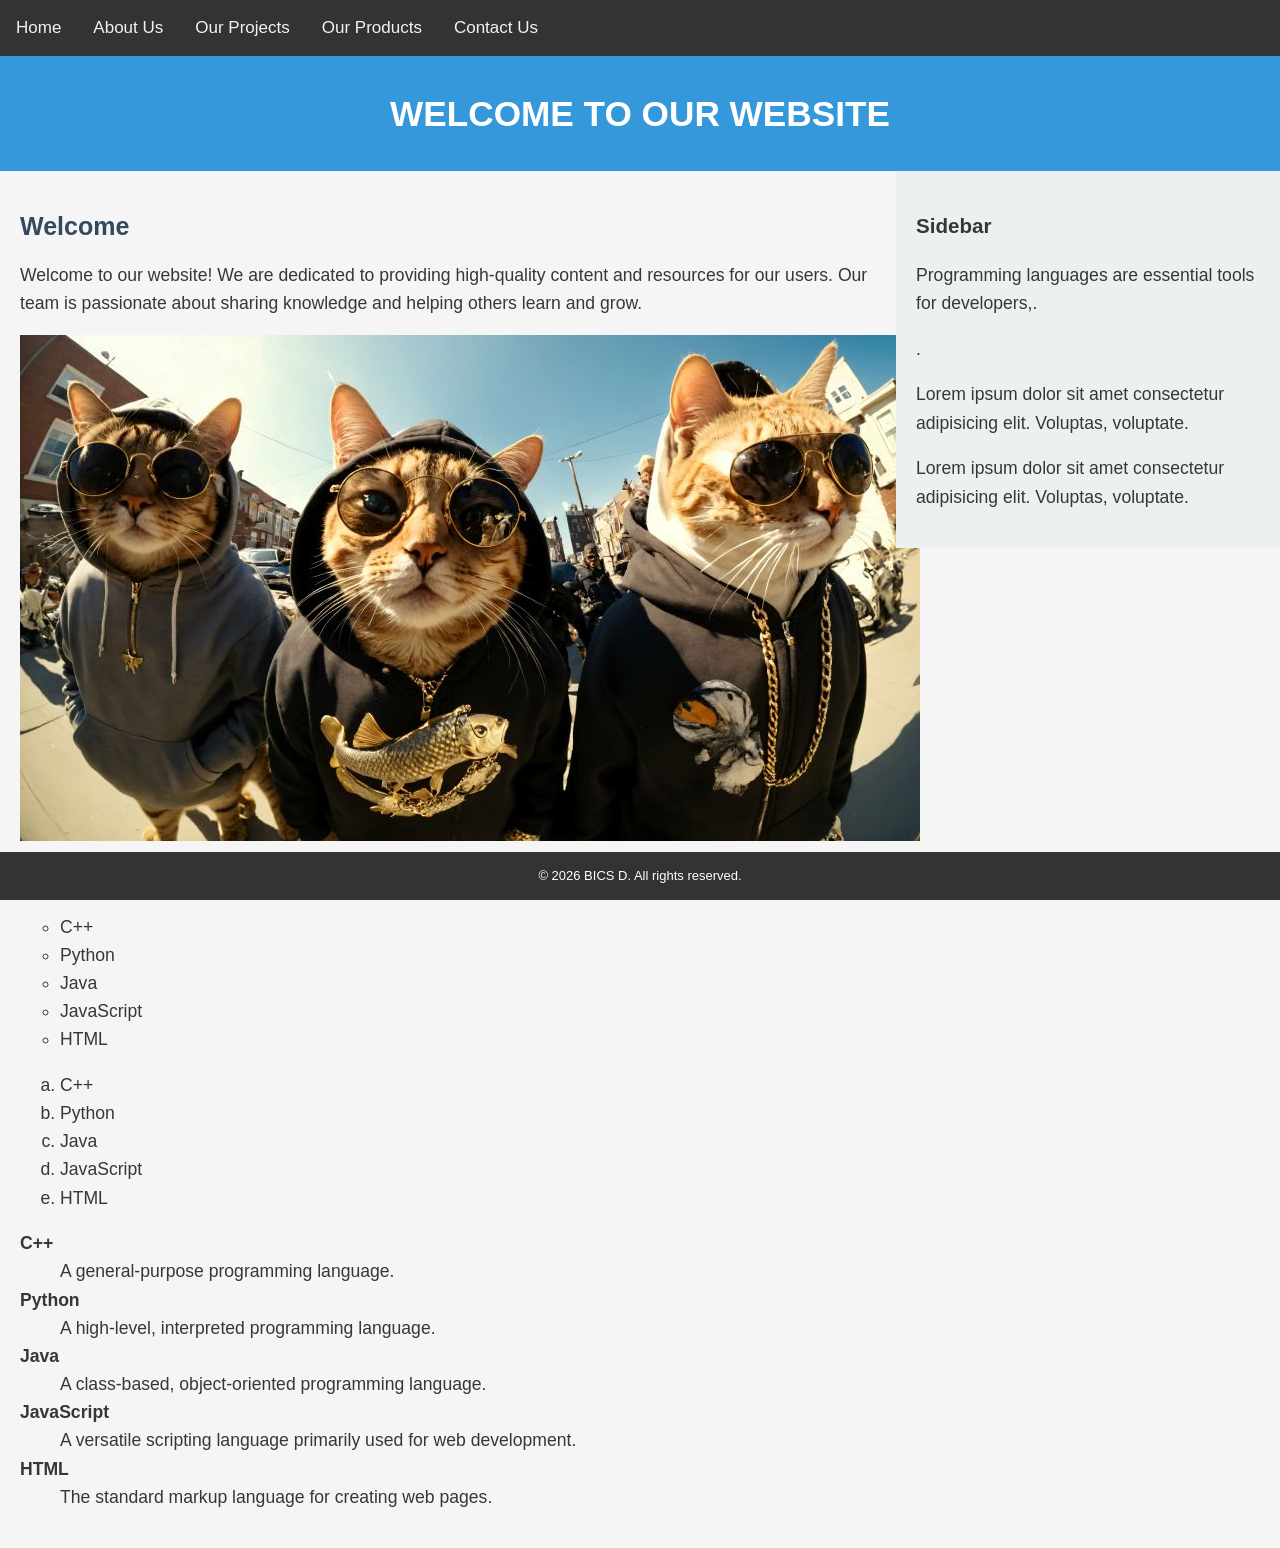
<file: Web-Developement/index.html>
<!DOCTYPE html>
<html lang="en">
<head>
    <meta charset="UTF-8">
    <meta name="viewport" content="width=device-width, initial-scale=1.0">
    <title>Welcome to Our Website</title>
       <link rel="stylesheet" href="style.CSS/style.css">
</head>
<body>
    <div class="topnav">
        <a href="./">Home</a>  
        <a href="about.html">About Us</a>
        <a href="projects.html">Our Projects</a>
        <a href="products.html">Our Products</a>
        <a href="contacts.html">Contact Us</a>
    </div>
    <div class="banner">
        <h1>Welcome to Our Website</h1>
    </div>
    <div class="row">
        <div class="content">
                <h2>Welcome</h2>
    <p>Welcome to our website! We are dedicated to providing high-quality content and resources for our users.
         Our team is passionate about sharing knowledge and helping others learn and grow.</p>
         <img src="coolcats.jpg" alt="Cool Cats" class="responsive-image">
         <p>Thank you for visiting our site, and we hope you find the information and resources here helpful and inspiring!</p> 

        <ul type="circle">
            <li>C++</li>
            <li>Python</li>
            <li>Java</li>
            <li>JavaScript</li>
            <li>HTML</li>
        </ul>

        <ol type="a">
            <li>C++</li>
            <li>Python</li>
            <li>Java</li>
            <li>JavaScript</li>
            <li>HTML</li>
        </ol>

        <dl>
            <dt><strong>C++</strong></dt>
            <dd>A general-purpose programming language.</dd>
            <dt><strong>Python</strong></dt>
            <dd>A high-level, interpreted programming language.</dd>
            <dt><strong>Java</strong></dt>
            <dd>A class-based, object-oriented programming language.</dd>
            <dt><strong>JavaScript</strong></dt>
            <dd>A versatile scripting language primarily used for web development.</dd>
            <dt><strong>HTML</strong></dt>
            <dd>The standard markup language for creating web pages.</dd>
        </dl>
</div>
        <div class="sidebar">
            <h3>Sidebar</h3>    
            <p>Programming languages are essential tools for developers,.</p>
            <p>.</p>
            <p>Lorem ipsum dolor sit amet consectetur adipisicing elit. Voluptas, voluptate.</p>
            <p>Lorem ipsum dolor sit amet consectetur adipisicing elit. Voluptas, voluptate.</p>
        </div>
    </div>
    <div class="footer">
        &#169; 2026 BICS D. All rights reserved.
    </div>
</body>
</html>
</file>
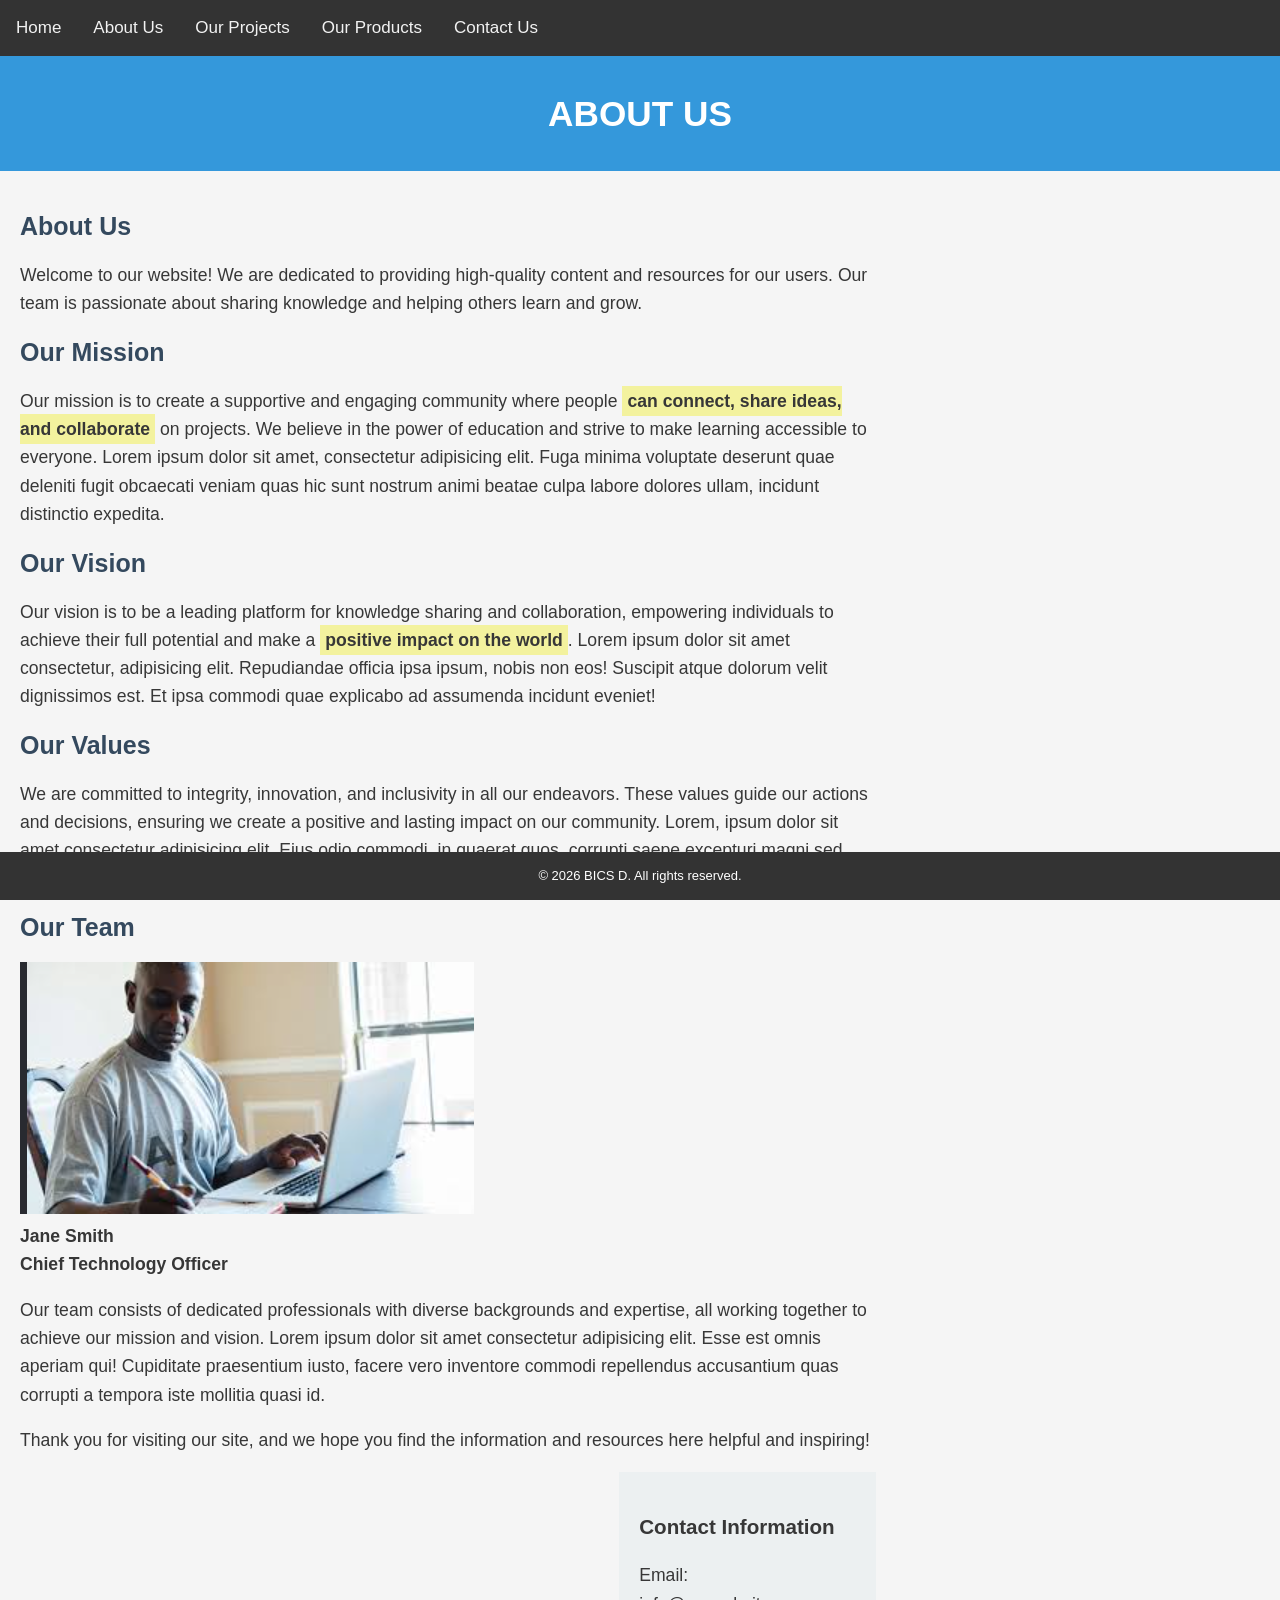
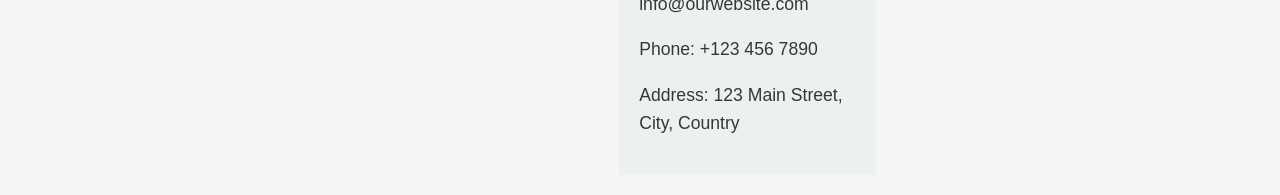
<file: Web-Developement/about.html>
<!DOCTYPE html>
<html lang="en">
<head>
    <meta charset="UTF-8">
    <meta name="viewport" content="width=device-width, initial-scale=1.0">
    <title>About Us</title>
       <link rel="stylesheet" href="style.CSS/style.css">
</head>
<body>
    <div class="topnav">
        <a href="./">Home</a>  
        <a href="about.html">About Us</a>
        <a href="projects.html">Our Projects</a>
        <a href="products.html">Our Products</a>
        <a href="contacts.html">Contact Us</a>
    </div>
    <div class="banner">
        <h1>About Us</h1>
    </div>
    <div class="row">
        <div class="content">
                <h2>About Us</h2>
    <p>Welcome to our website! We are dedicated to providing high-quality content and resources for our users. Our team is passionate about sharing knowledge and helping others learn and grow.</p>

    <h2>Our Mission</h2>
    <p>Our mission is to create a supportive and engaging community where people <span class="highlight">can connect, share ideas, and collaborate</span> on projects. We believe in the power of education and strive to make learning accessible to everyone. Lorem ipsum dolor sit amet, consectetur adipisicing elit. Fuga minima voluptate deserunt quae deleniti fugit obcaecati veniam quas hic sunt nostrum animi beatae culpa labore dolores ullam, incidunt distinctio expedita.</p>

    <h2>Our Vision</h2>
    <p>Our vision is to be a leading platform for knowledge sharing and collaboration, empowering individuals to achieve their full potential and make a <span class="highlight">positive impact on the world</span>. Lorem ipsum dolor sit amet consectetur, adipisicing elit. Repudiandae officia ipsa ipsum, nobis non eos! Suscipit atque dolorum velit dignissimos est. Et ipsa commodi quae explicabo ad assumenda incidunt eveniet!</p>

    <h2>Our Values</h2>
    <p>We are committed to integrity, innovation, and inclusivity in all our endeavors. These values guide our actions and decisions, ensuring we create a positive and lasting impact on our community. Lorem, ipsum dolor sit amet consectetur adipisicing elit. Eius odio commodi, in quaerat quos, corrupti saepe excepturi magni sed explicabo vitae impedit, labore eum maiores aut eligendi! Placeat, laboriosam sint?</p>

    <h2>Our Team</h2>
    <div class="Team_Member">
        <div class="team-member">
            <img src="Worker.png" alt="Team Member 1" ><br>
            <caption><strong>Jane Smith</strong><br><strong>Chief Technology Officer</strong></caption>
        
    </div>
    <p>Our team consists of dedicated professionals with diverse backgrounds and expertise, all working together to achieve our mission and vision. Lorem ipsum dolor sit amet consectetur adipisicing elit. Esse est omnis aperiam qui! Cupiditate praesentium iusto, facere vero inventore commodi repellendus accusantium quas corrupti a tempora iste mollitia quasi id.</p>

    <p>Thank you for visiting our site, and we hope you find the information and resources here helpful and inspiring!</p>

        </div>
        <div class="sidebar">
            <h3>Contact Information</h3>
            <p>Email: info@ourwebsite.com</p>
            <p>Phone: +123 456 7890</p>
            <p>Address: 123 Main Street, City, Country</p>
        </div>
    </div>
    <div class="footer">
        &#169; 2026 BICS D. All rights reserved.
    </div>
</body>
</html>
</file>
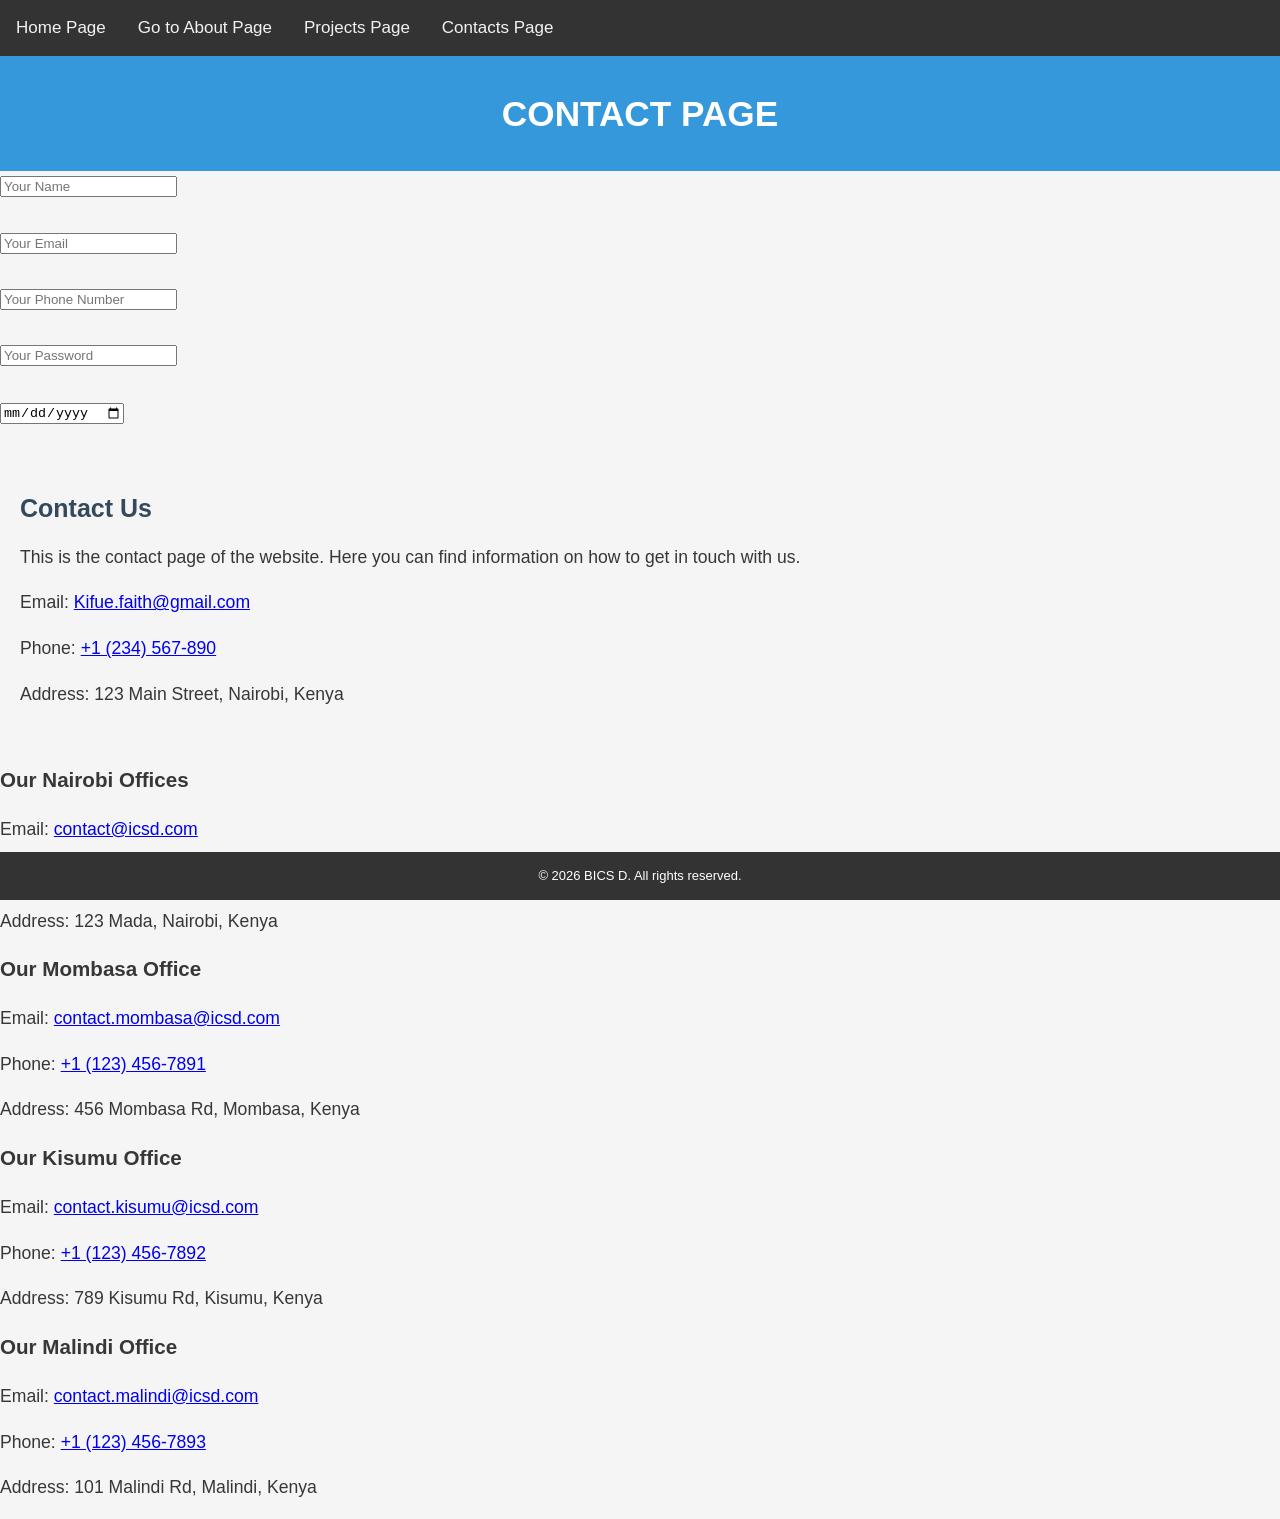
<file: Web-Developement/contacts.html>
<!DOCTYPE html>
<html lang="en">
<head>
    <meta charset="UTF-8">
    <meta name="viewport" content="width=device-width, initial-scale=1.0">
    <title>Document</title>
     <link rel="stylesheet" type="text/css" href="style.CSS\style.css">
</head>
<body>
    <div class="topnav">
        <a href="index.html">Home Page</a>
        <a href="about.html">Go to About Page</a>
        <a href="projects.html">Projects Page</a>
        <a href="contacts.html">Contacts Page</a>
    </div>
    <div class="banner">
        <h1>Contact Page</h1>
    </div>
    <form action="">
       <input type="text"placeholder="Your Name" required><br><br>
       <input type="email" placeholder="Your Email" required><br><br>
       <input type="number" placeholder="Your Phone Number" required><br><br>
       <input type="password"placeholder="Your Password" required><br><br>
       <input type="date"placeholder="Your Date of Birth" required><br><br>
    </form>
     <div class="row">
        <div class="content">
            <h2>Contact Us</h2>
    <p>This is the contact page of the website. Here you can find information on how to get in touch with us.</p>
<p>Email: <a href="mailto:Kifue.faith@gmail.com">Kifue.faith@gmail.com</a></p>
<p>Phone: <a href="tel:+1234567890">+1 (234) 567-890</a></p>
<p>Address: 123 Main Street, Nairobi, Kenya</p>
        </div>
    </div class="sidebar">
        <h3>Our Nairobi Offices</h3>
        <p>Email: <a href="mailto:contact@icsd.com">contact@icsd.com</a></p>
            <p>Phone: <a href="tel:+11234567890">+1 (123) 456-7890</a></p>
            <p>Address: 123 Mada, Nairobi, Kenya</p>

            <h3>Our Mombasa Office</h3>
            <p>Email: <a href="mailto:contact.mombasa@icsd.com">contact.mombasa@icsd.com</a></p>
            <p>Phone: <a href="tel:+11234567891">+1 (123) 456-7891</a></p>
            <p>Address: 456 Mombasa Rd, Mombasa, Kenya</p>

            <h3>Our Kisumu Office</h3>
            <p>Email: <a href="mailto:contact.kisumu@icsd.com">contact.kisumu@icsd.com</a></p>
            <p>Phone: <a href="tel:+11234567892">+1 (123) 456-7892</a></p>
            <p>Address: 789 Kisumu Rd, Kisumu, Kenya</p>

            <h3>Our Malindi Office</h3>
            <p>Email: <a href="mailto:contact.malindi@icsd.com">contact.malindi@icsd.com</a></p>
            <p>Phone: <a href="tel:+11234567893">+1 (123) 456-7893</a></p>
            <p>Address: 101 Malindi Rd, Malindi, Kenya</p>
        </div>
    </div>
       <div class="footer">
        &#169; 2026 BICS D. All rights reserved.
    </div>
    </body>
</html>
</file>
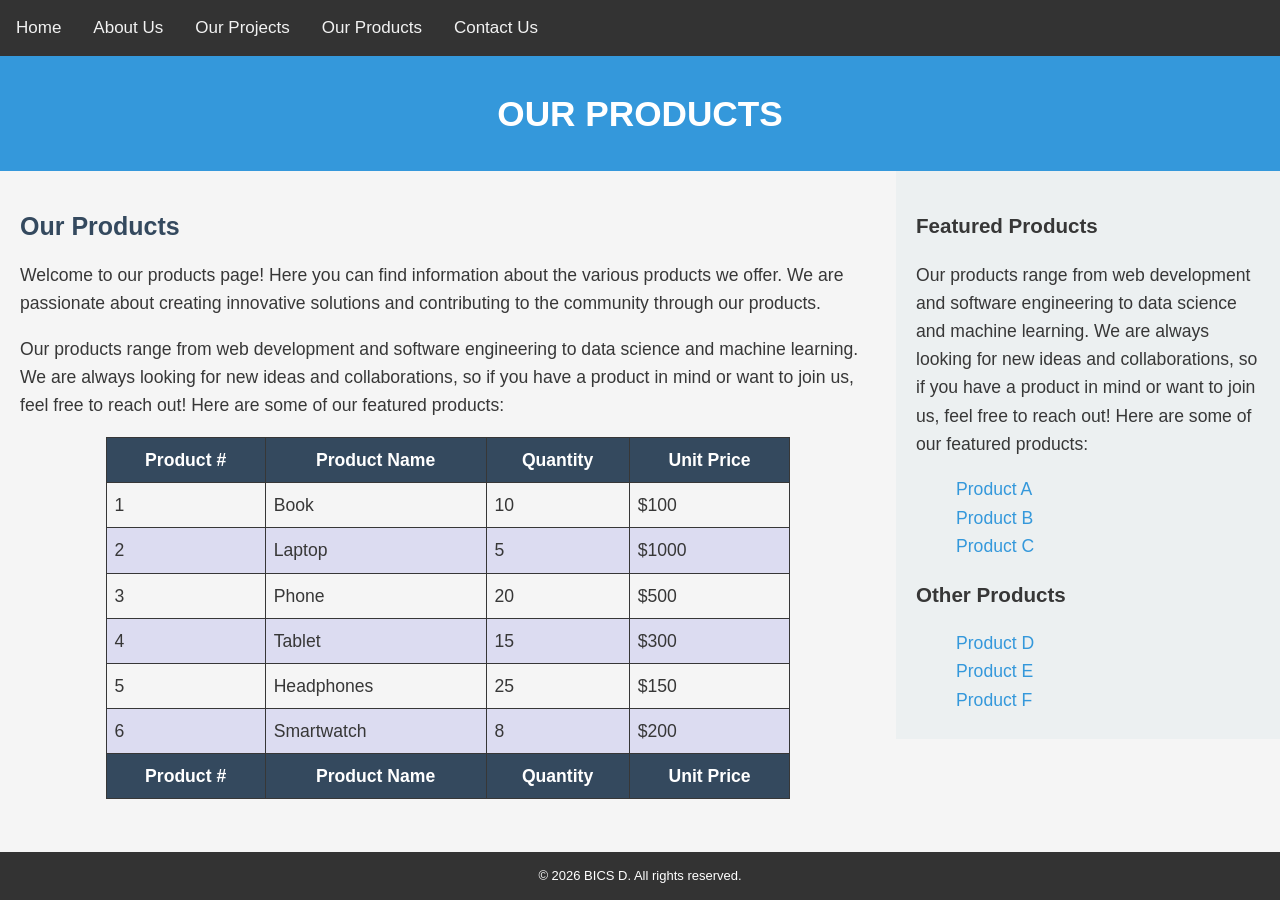
<file: Web-Developement/Products.html>
<!DOCTYPE html>
<html lang="en">
<head>
    <meta charset="UTF-8">
    <meta name="viewport" content="width=device-width, initial-scale=1.0">
    <title>Our Products</title>
       <link rel="stylesheet" type="text/css" href="style.CSS/style.css">
</head>
<body>
    <div class="topnav">
        <a href="./">Home</a>  
        <a href="about.html">About Us</a>
        <a href="projects.html">Our Projects</a>
        <a href="products.html">Our Products</a>
        <a href="contacts.html">Contact Us</a>
    </div>
    <div class="banner">
        <h1>Our Products</h1>
    </div>
    <div class="row">
        <div class="content">
                <h2>Our Products</h2>
    <p>Welcome to our products page! Here you can find information about the various products we offer. We are passionate about creating innovative solutions and contributing to the community through our products.</p>
    <p>Our products range from web development and software engineering to data science and machine learning. We are always looking for new ideas and collaborations, so if you have a product in mind or want to join us, feel free to reach out! Here are some of our featured products:</p>
 
    <table>
        <thead>
            <tr>
                <th>Product #</th>
                <th>Product Name</th>
                <th>Quantity</th>
                <th>Unit Price</th>
            </tr>
        </thead>
        <tbody>
            <tr>
                <td>1</td>
                <td>Book</td>
                <td>10</td>
                <td>$100</td>
            </tr>
            <tr>
                <td>2</td>
                <td>Laptop</td>
                <td>5</td>
                <td>$1000</td>
            </tr>
            <tr>
                <td>3</td>
                <td>Phone</td>
                <td>20</td>
                <td>$500</td>
            </tr>
            <tr>
                <td>4</td>
                <td>Tablet</td>
                <td>15</td>
                <td>$300</td>
            </tr>
            <tr>
                <td>5</td>
                <td>Headphones</td>
                <td>25</td>
                <td>$150</td>
            </tr>
            <tr>
                <td>6</td>
                <td>Smartwatch</td>
                <td>8</td>
                <td>$200</td>
            </tr>
        </tbody>
        <tfoot>
            <tr>
                <th>Product #</th>
                <th>Product Name</th>
                <th>Quantity</th>
                <th>Unit Price</th>
            </tr>
        </tfoot>
    </table>

    </div>
        <div class="sidebar">
            <h3>Featured Products</h3>
            <p>Our products range from web development and software engineering to data science and machine learning. We are always looking for new ideas and collaborations, so if you have a product in mind or want to join us, feel free to reach out! Here are some of our featured products:</p>
            <ul>
                <li><a href="#">Product A</a></li>
                <li><a href="#">Product B</a></li>
                <li><a href="#">Product C</a></li>
            </ul>

            <h3>Other Products</h3>
            <ul>
                <li><a href="#">Product D</a></li>
                <li><a href="#">Product E</a></li>
                <li><a href="#">Product F</a></li>
            </ul>
        </div>
        </div>
    <div class="footer">
        &#169; 2026 BICS D. All rights reserved.
    </div>
</body>
</html>
</file>
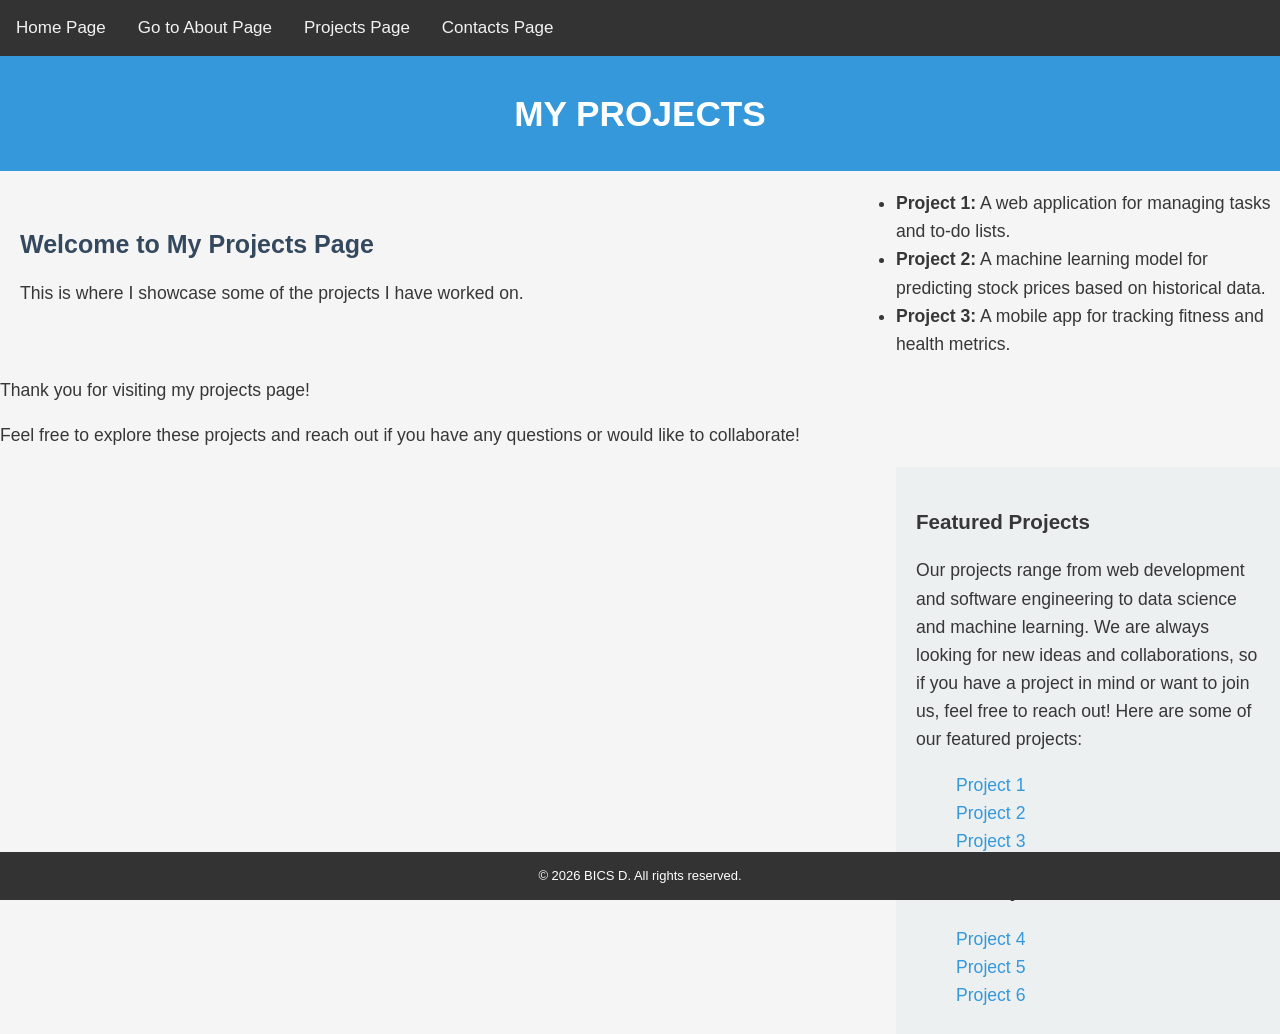
<file: Web-Developement/projects.html>
<!DOCTYPE html>
<html lang="en">
<head>
    <meta charset="UTF-8">
    <meta name="viewport" content="width=device-width, initial-scale=1.0">
    <title>My Projects</title>
        <link rel="stylesheet" type="text/css" href="style.CSS\style.css">

</head>
<body>
    <div class="topnav">
        <a href="index.html">Home Page</a>
        <a href="about.html">Go to About Page</a>
        <a href="projects.html">Projects Page</a>
        <a href="contacts.html">Contacts Page</a>      
    </div>
    <div class="banner">
        <h1>My Projects</h1>
    </div>
    <div class="row">   
        <div class="content">
            <h2>Welcome to My Projects Page</h2>
            <p>This is where I showcase some of the projects I have worked on.</p>
           </div>
        <ul>
        <li><strong>Project 1:</strong> A web application for managing tasks and to-do lists.</li>
        <li><strong>Project 2:</strong> A machine learning model for predicting stock prices based on historical data.</li> 
        <li><strong>Project 3:</strong> A mobile app for tracking fitness and health metrics.</li>  
    </ul>
    <p>Thank you for visiting my projects page!</p>
    <p>Feel free to explore these projects and reach out if you have any questions or would like to collaborate!</p>
      </div>
        <div class="sidebar">
            <h3>Featured Projects</h3>
            <p>Our projects range from web development and software engineering to data science and machine learning. We are always looking for new ideas and collaborations, so if you have a project in mind or want to join us, feel free to reach out! Here are some of our featured projects:</p>
            <ul>
                <li><a href="#">Project 1</a></li>
                <li><a href="#">Project 2</a></li>
                <li><a href="#">Project 3</a></li>
            </ul>

            <h3>Other Projects</h3>
            <ul>
                <li><a href="#">Project 4</a></li>
                <li><a href="#">Project 5</a></li>
                <li><a href="#">Project 6</a></li>
            </ul>
        </div>
    </div>
    <div class="footer">
        &#169; 2026 BICS D. All rights reserved.
    </div>
</body>
</html>
</file>
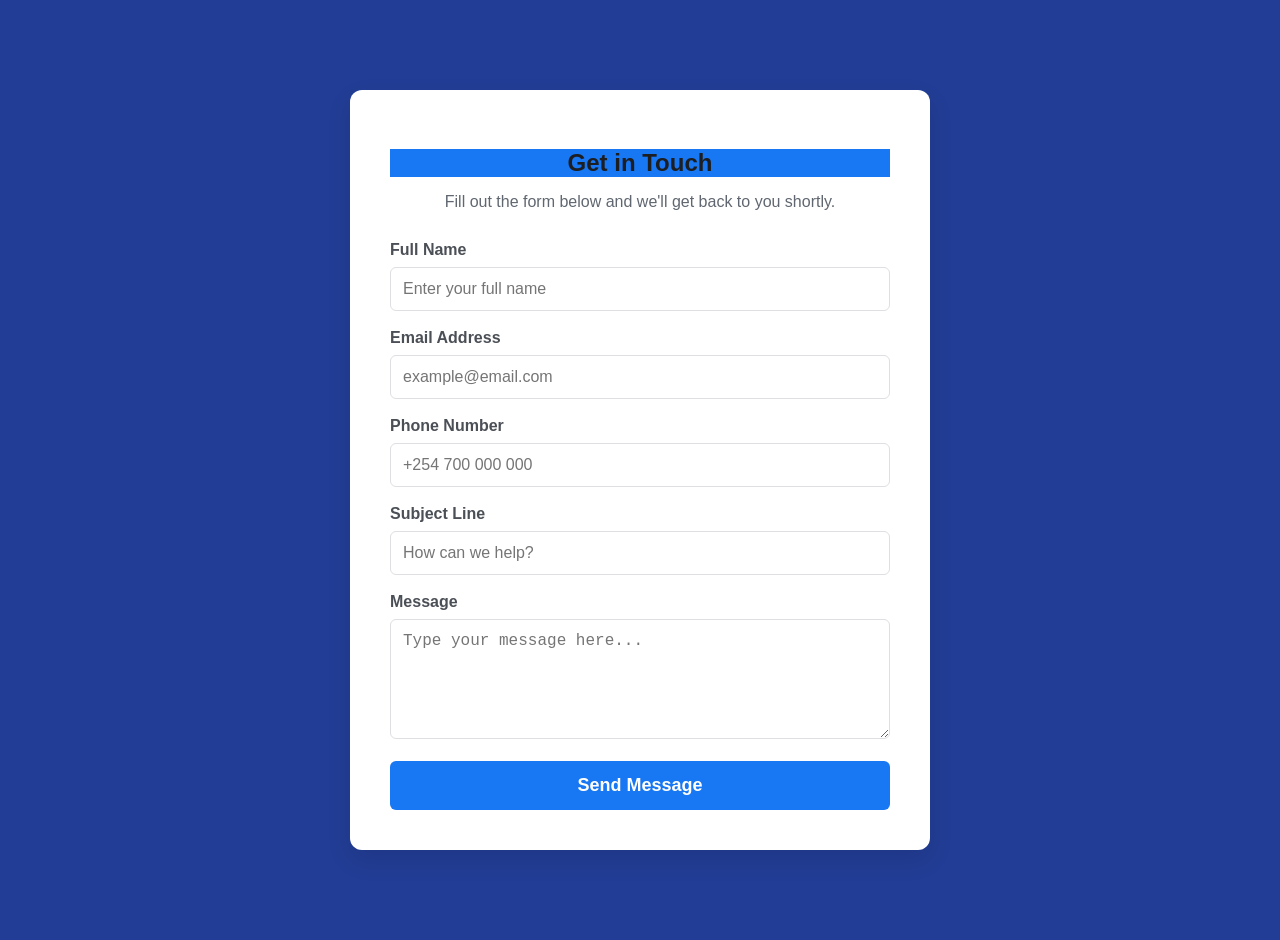
<file: Web-Developement/Student_Contact.html>
<!DOCTYPE html>
<html lang="en">
<head>
    <meta charset="UTF-8">
    <meta name="viewport" content="width=device-width, initial-scale=1.0">
    <title>Contact Us</title>
    <link rel="stylesheet" type="text/css" href="style.CSS\student.css">
</head>
<body>

    <div class="contact-container">
        <h2>Get in Touch</h2>
        <p>Fill out the form below and we'll get back to you shortly.</p>

        <form action="" >
            
                <label for="fullname">Full Name</label>
                <input type="text" id="fullname" name="fullname" placeholder="Enter your full name" required><br><br>
                <label for="email">Email Address</label>
                <input type="email" id="email" name="email" placeholder="example@email.com" required><br><br>
                <label for="phone">Phone Number</label>
                <input type="tel" id="phone" name="phone" placeholder="+254 700 000 000"><br><br>  
                <label for="subject">Subject Line</label>
                <input type="text" id="subject" name="subject" placeholder="How can we help?" required><br><br>
                <label for="message">Message</label>
                <textarea id="message" name="message" placeholder="Type your message here..." required></textarea><br><br>
            

            <button type="submit" class="submit-btn">Send Message</button>
        </form>
    </div>

</body>
</html>
</file>
<file: Web-Developement/style.CSS/style.css>
body {
    background-color: #f5f5f5;
    margin: 0;
    color: #373737;
    font-family: 'Arial', sans-serif;
    font-size: 1.1em;
    line-height: 1.6em;
}
* {
    box-sizing: border-box;
}
h1 {

    text-transform: uppercase;
}
h2 {
    color: #34495e;
    text-decoration: none;
    font-size: 25px;
}
.highlight {
    /* color: #495857; */
    font-weight: bold;
    background-color: #f3f29e;
    padding: 5px;
}
.topnav {
    background-color: #333;
    overflow: hidden;
}
.topnav a {
    float: left;
    color: #f2f2f2;
    display: block;
    text-align: center;
    padding: 14px 16px;
    text-decoration: none;
    font-size: 17px;
    font-family: Arial, Helvetica, sans-serif;
}
.topnav a:hover {
    background-color: #f2f2f2;
    color: #333;
}
.banner {
    background-color: #3498db;
    color: white;
    padding: 20px;
    text-align: center;
}
.row::after {
    content: "";
    display: block;
    clear: both;
}
.content {
    float: left;
    width: 70%;
    padding: 20px;
}
.sidebar {
    float: right;
    width: 30%;
    padding: 20px;
    background-color: #ecf0f1;
}
.sidebar a {
    color: #3498db;
    text-decoration: none;
}
.sidebar a:hover {
    text-decoration: underline;
}
.sidebar ul{
    list-style-type: none;
    margin-bottom: 5px;
}


@media screen and (max-width: 800px) {
    .content, .sidebar {
        width: 100%;
        padding: 10px;
    }
}
.footer {
    background-color: #333;
    color: white;
    text-align: center;
    font-size: small;
    padding: 10px;
    position: fixed;
    left: 0;
    bottom: 0;
    width: 100%;
}
table {
    border: 1px solid #373737;
    border-collapse: collapse;
    width: 80%;
    margin: 0 auto;
}
table th{
    border: 1px solid #373737;
    padding: 8px;
    background-color: #34495e;
    color: white;
}
table td {
    border: 1px solid #373737;
    padding: 8px;
    text-align: left;
}
tr:nth-child(even) {
    background-color: #dcdcf1;
}
tr:hover {
    background-color: #ebfcec;
}
</file>
